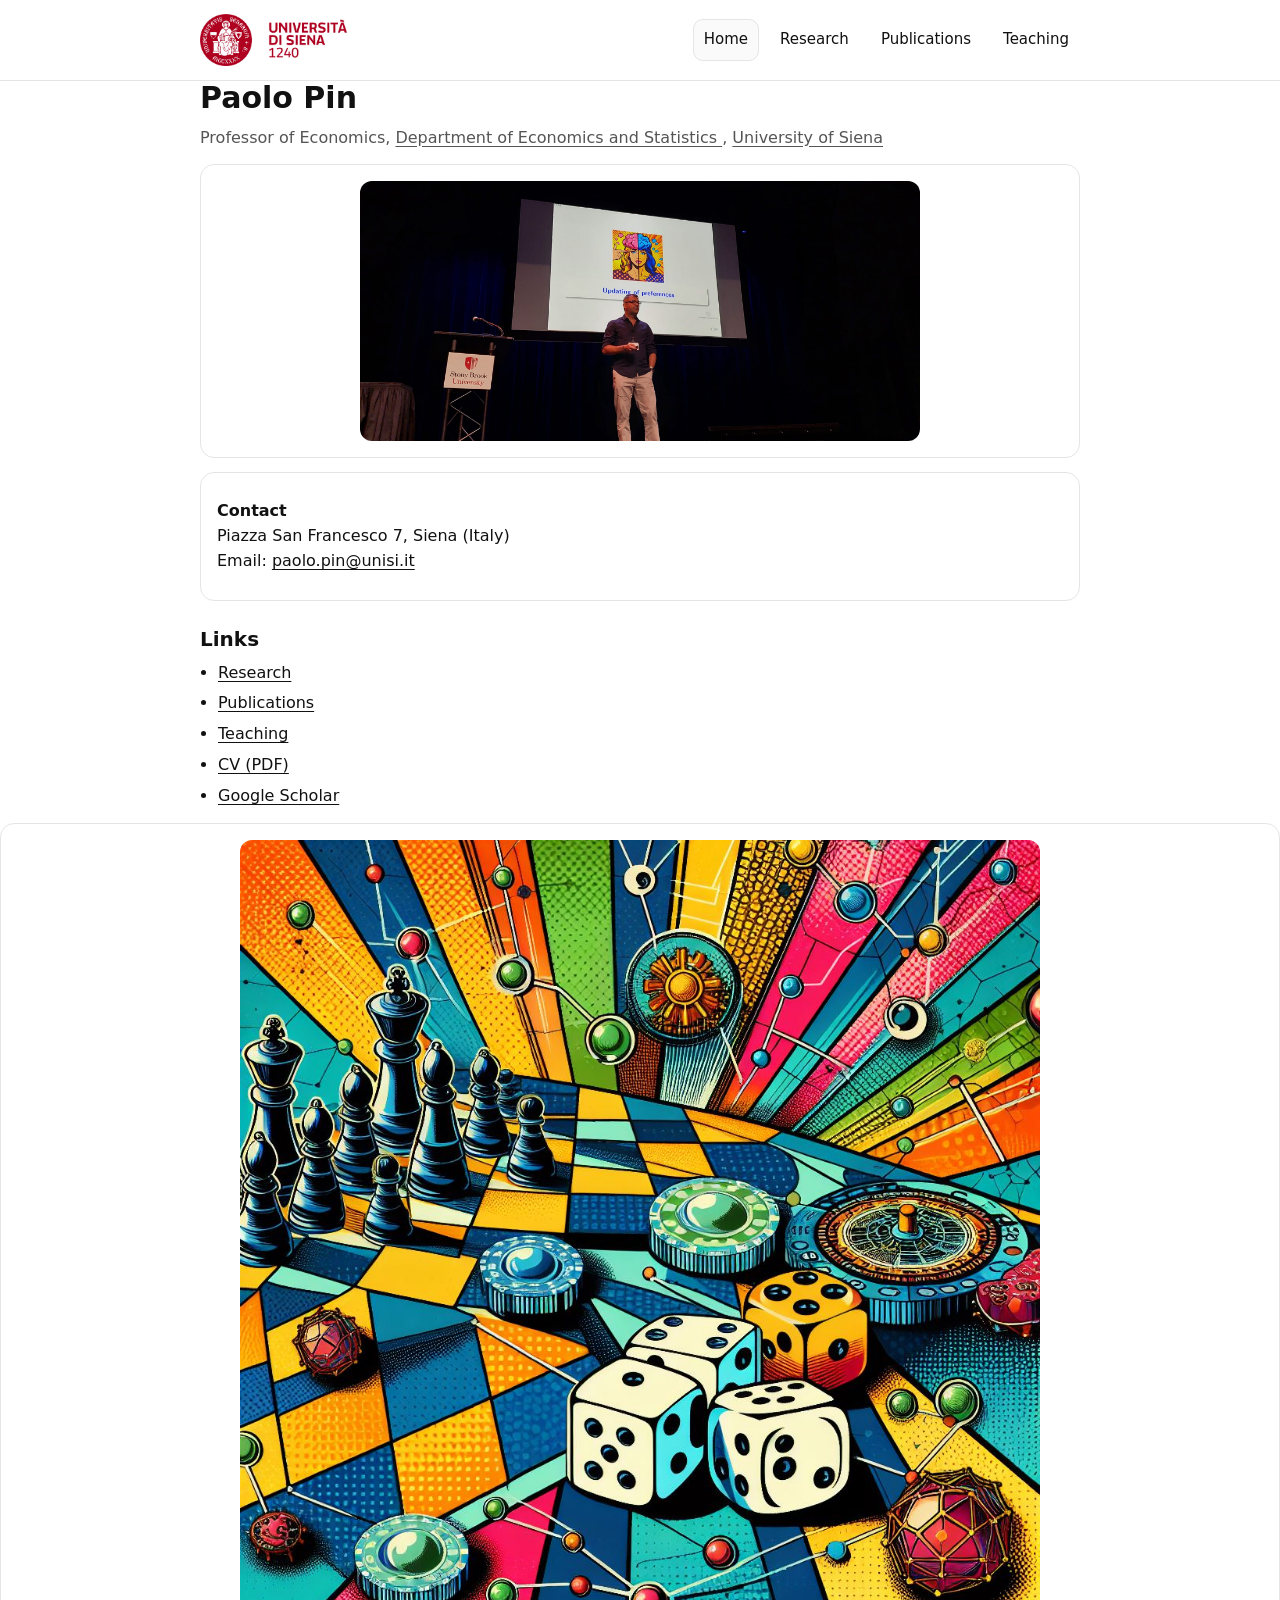
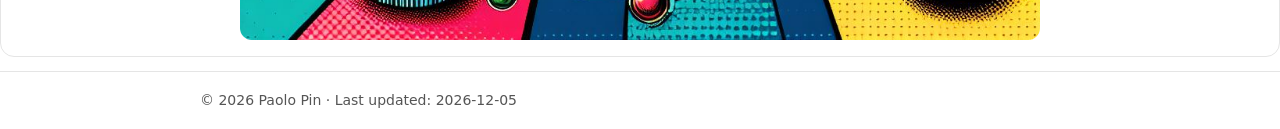
<file: index.html>
<!doctype html>
<html lang="en">
<head>
  <meta charset="utf-8" />
  <meta name="viewport" content="width=device-width,initial-scale=1" />
  <title>Paolo Pin</title>

  <!-- Favicon (.ico) -->
  <link rel="icon" href="balzana.ico" type="image/x-icon">
  <link rel="shortcut icon" href="balzana.ico" type="image/x-icon">

  <link rel="stylesheet" href="style.css" />
  <meta name="description"
        content="Paolo Pin — Professor of Economics. Research on networks, game theory, experiments, and complex networks." />
</head>

<body>
<header>
  <div class="container header-row">
<div class="header-left">
  <a href="https://www.unisi.it/" target="_blank" rel="noopener">
    <img src="img/logo_unisi.jpg"
         alt="University of Siena"
         class="site-logo">
  </a>
</div>


    <nav class="nav" aria-label="Primary">
      <a href="index.html" aria-current="page">Home</a>
      <a href="research.html">Research</a>
      <a href="publications.html">Publications</a>
      <a href="teaching.html">Teaching</a>
    </nav>
  </div>
</header>

<main class="container">

  <h1>Paolo Pin</h1>

<p class="muted">
  Professor of Economics,
  <a href="https://www.deps.unisi.it/en" target="_blank" rel="noopener">
    Department of Economics and Statistics
  </a>,
  <a href="https://www.unisi.it/" target="_blank" rel="noopener">
    University of Siena
  </a>
</p>


  <!-- Random image (changes at every page load): img/foto0.jpg ... img/foto9.jpg -->
<div class="card">
  <img id="randomFoto"
       class="hero-image"
       alt="">
</div>

  <div class="card">
    <p>
      <strong>Contact</strong><br/>
      Piazza San Francesco 7, Siena (Italy)<br/>
      Email: <a href="mailto:paolo.pin@unisi.it">paolo.pin@unisi.it</a>
    </p>
  </div>


  <h2>Links</h2>
  <ul class="list-tight">
    <li><a href="research.html">Research</a></li>
    <li><a href="publications.html">Publications</a></li>
    <li><a href="teaching.html">Teaching</a></li>
    <li>
      <a href="https://www.dropbox.com/scl/fi/sbpbph85wnnaozds1cyr4/Cv_PaoloPin.pdf?rlkey=ugko8n6gb81hmcjv8xpoqn2ny&dl=0"
         target="_blank" rel="noopener">
        CV (PDF)
      </a>
    </li>
<li>
  <a href="https://scholar.google.com/citations?user=VtT7ISoAAAAJ"
     target="_blank" rel="noopener">
    Google Scholar
  </a>
</li>

  </ul>

</main>

<div class="card">
  <img id="randomImage"
       class="page-image"
       alt="">
</div>

<footer>
  <div class="container">
    © <span id="y"></span> Paolo Pin · Last updated: <span id="d"></span>
  </div>
</footer>


<script>
  // Footer dates
  const now = new Date();
  document.getElementById('y').textContent = now.getFullYear();
  document.getElementById('d').textContent = now.toISOString().slice(0,10);

  // FOTO random: foto0.jpg ... foto9.jpg
  const nFoto = 10;
  const f = Math.floor(Math.random() * nFoto);
  document.getElementById("randomFoto").src = `img/foto${f}.jpg`;

  // IMAGE random: image0.jpg ... image9.jpg
  const nImage = 10;
  const i = Math.floor(Math.random() * nImage);
  document.getElementById("randomImage").src = `img/image${i}.jpg`;
</script>


</body>
</html>
</file>
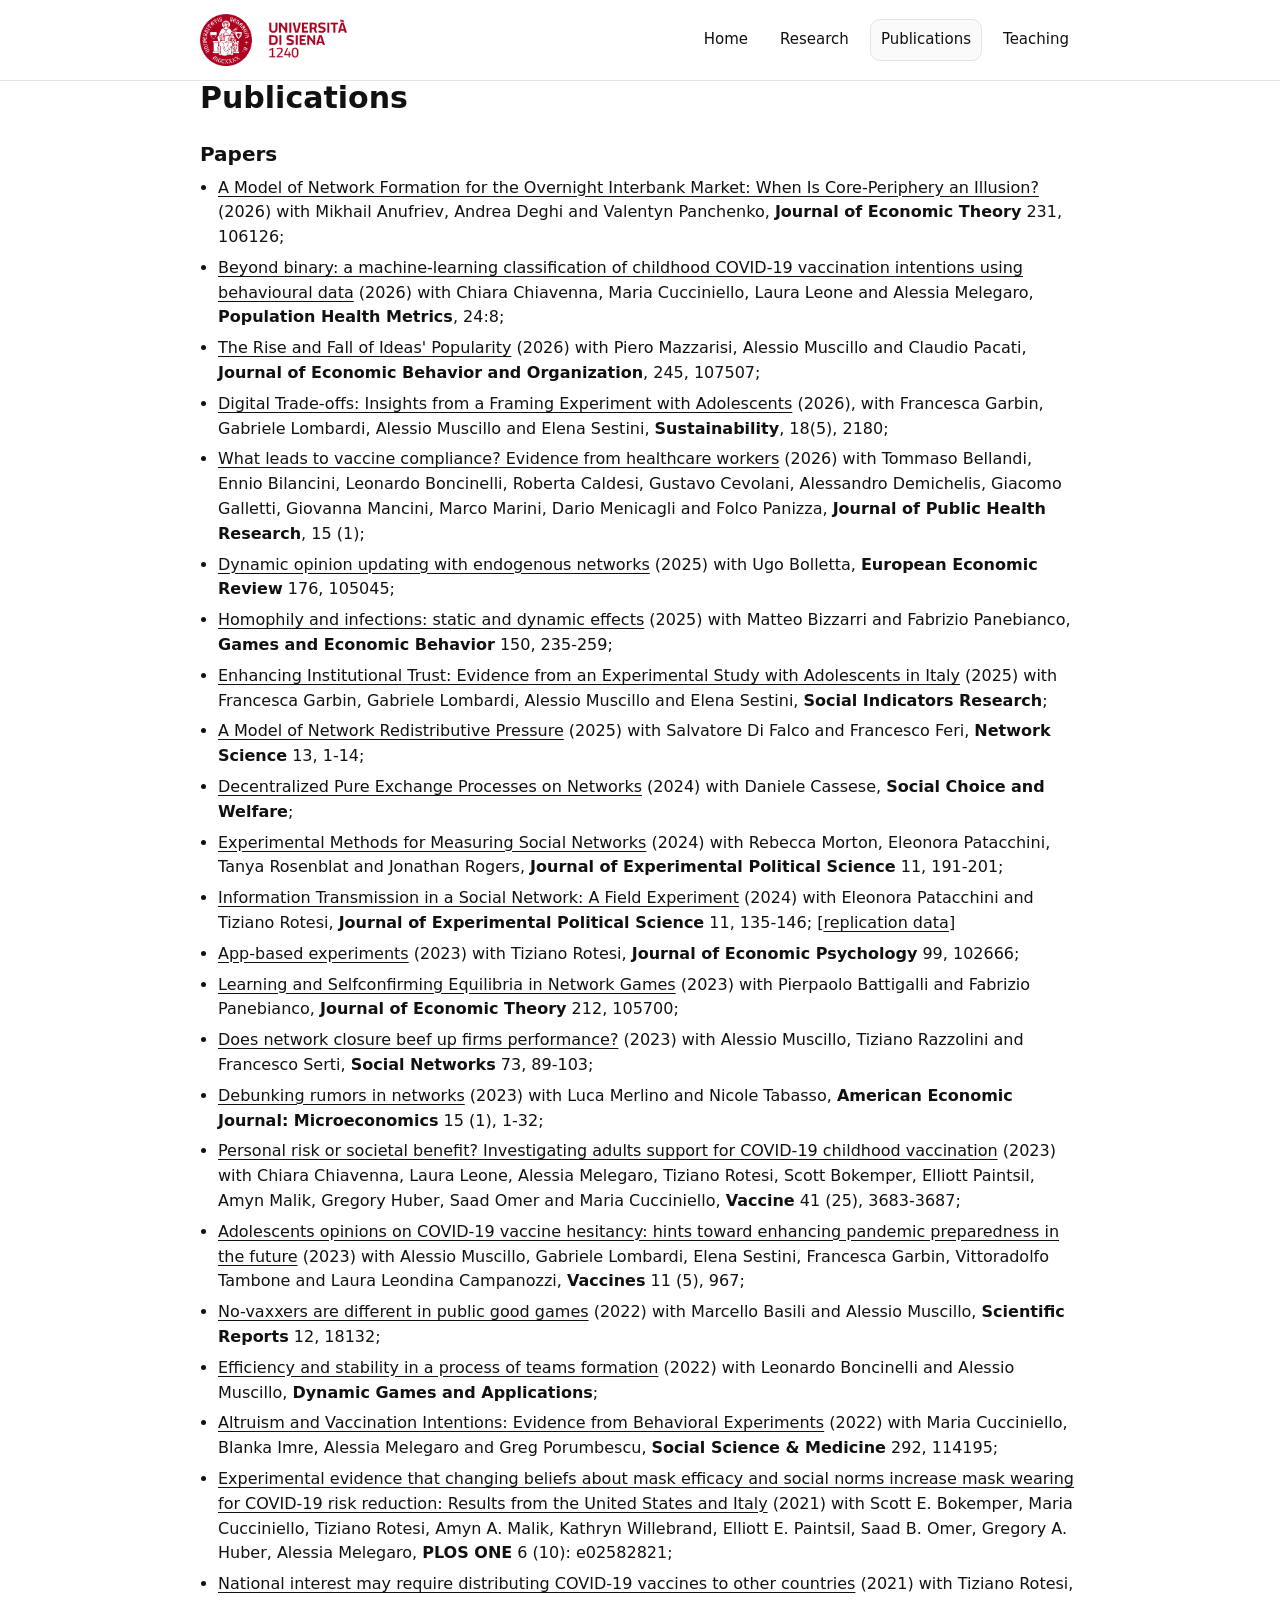
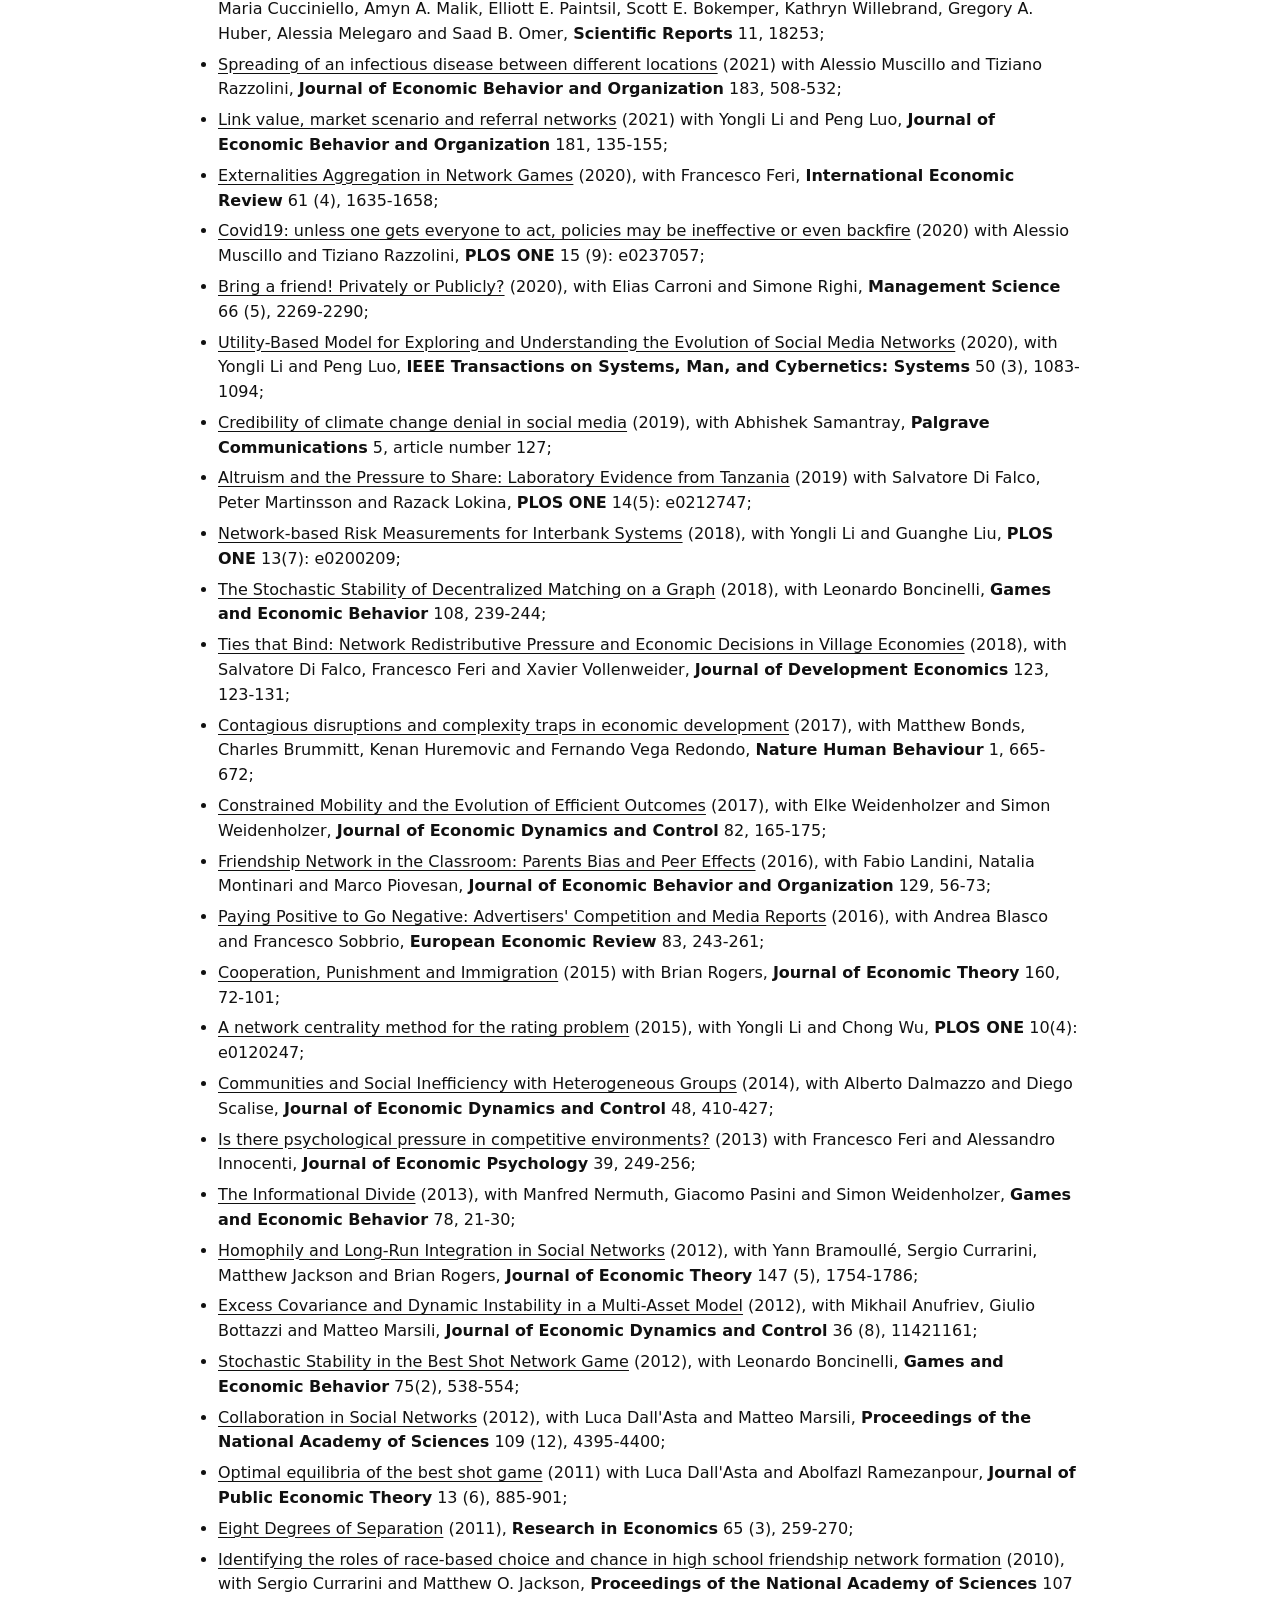
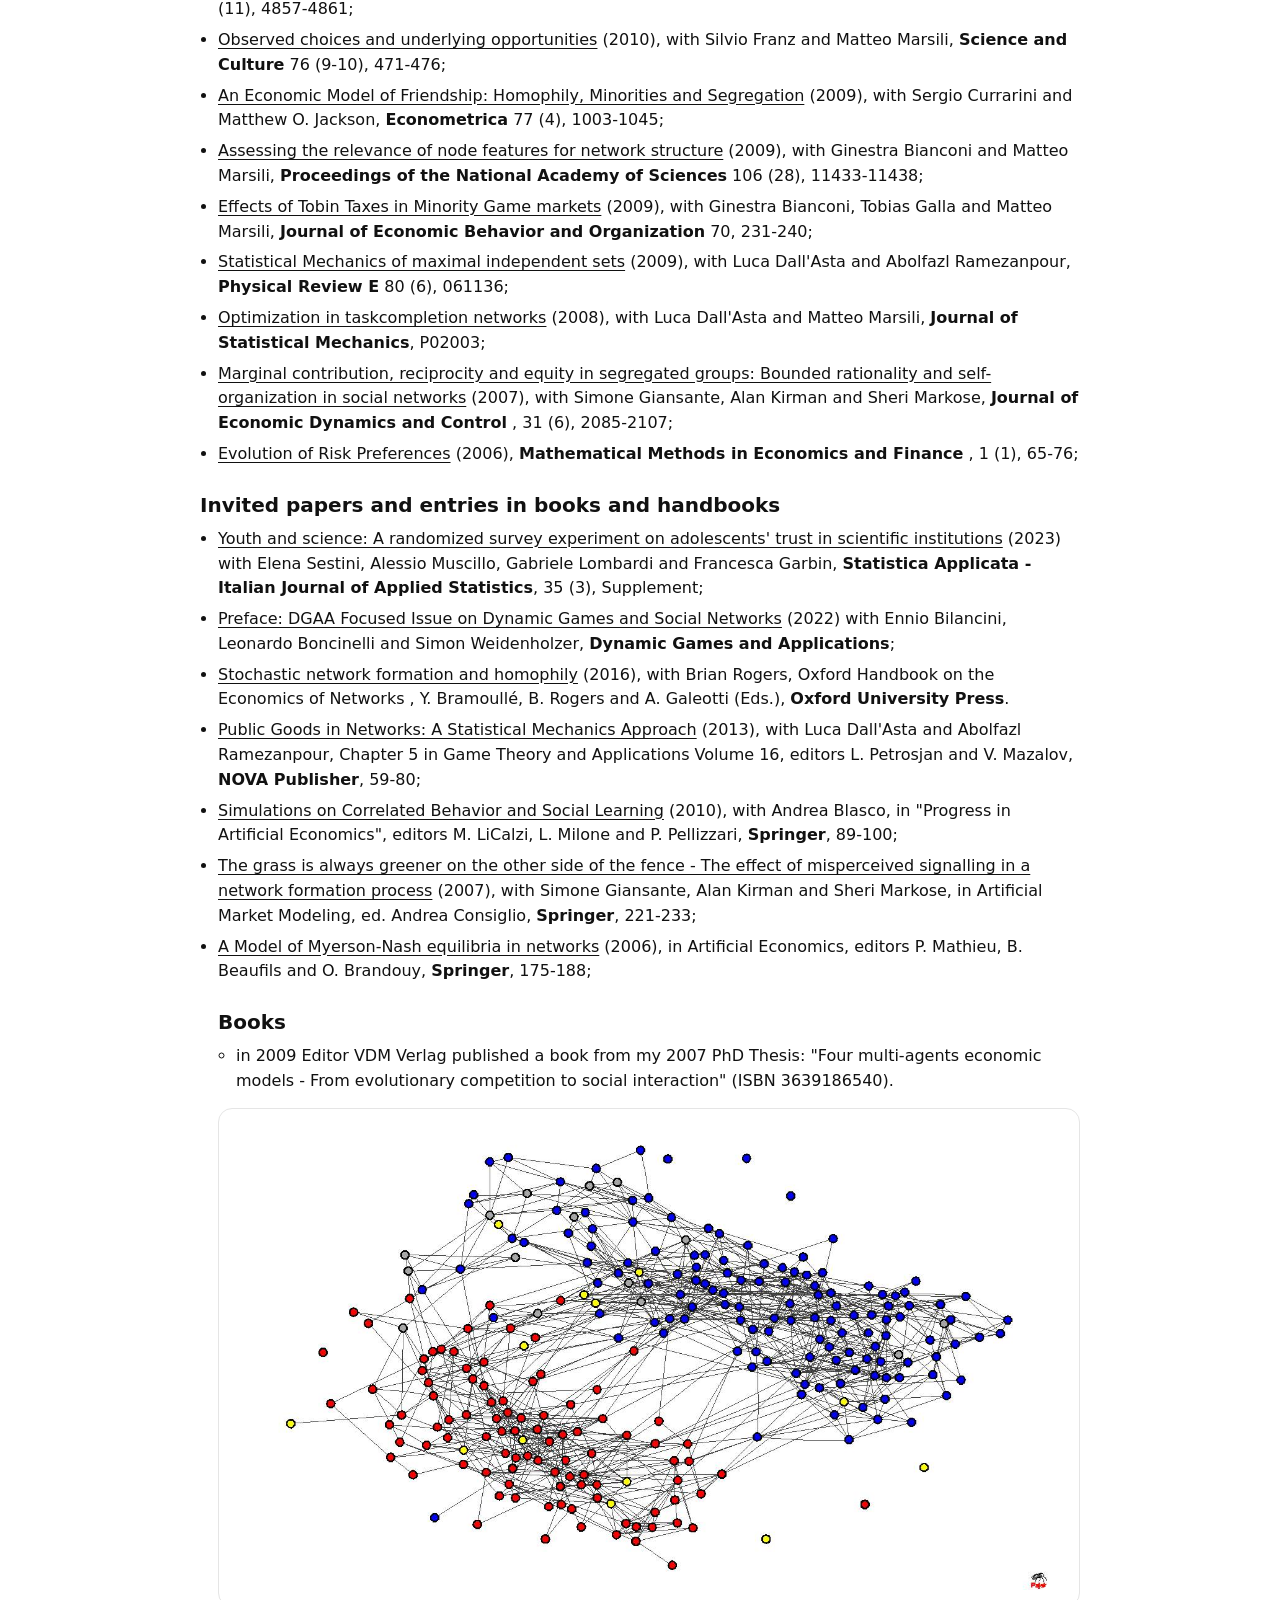
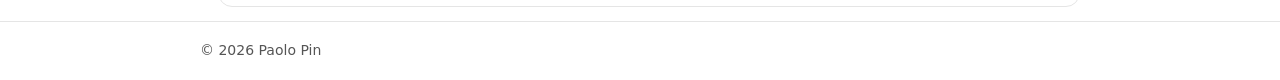
<file: publications.html>
<!doctype html>
<html lang="en">
<head>
  <meta charset="utf-8" />
  <meta name="viewport" content="width=device-width,initial-scale=1" />
  <title>Publications — Paolo Pin</title>

  <!-- Favicon (.ico) -->
  <link rel="icon" href="balzana.ico" type="image/x-icon">
  <link rel="shortcut icon" href="balzana.ico" type="image/x-icon">

  <link rel="stylesheet" href="style.css" />
</head>

<body>
<header>
  <div class="container header-row">
<div class="header-left">
  <a href="https://www.unisi.it/" target="_blank" rel="noopener">
    <img src="img/logo_unisi.jpg"
         alt="University of Siena"
         class="site-logo">
  </a>
</div>


    <nav class="nav" aria-label="Primary">
      <a href="index.html">Home</a>
      <a href="research.html">Research</a>
      <a href="publications.html" aria-current="page">Publications</a>
      <a href="teaching.html">Teaching</a>
    </nav>
  </div>
</header>

  <main class="container">
    <h1>Publications</h1>

    <h2>Papers</h2>
    <ul class="list-tight">
      <li><a href="https://www.sciencedirect.com/science/article/pii/S0022053125001723" target="_blank" rel="noopener">A Model of Network Formation for the Overnight Interbank Market: When Is Core-Periphery an Illusion?</a> (2026) with Mikhail Anufriev, Andrea Deghi and Valentyn Panchenko, <span class="journal">Journal of Economic Theory</span> 231, 106126;</li>
      <li><a href="https://link.springer.com/article/10.1186/s12963-025-00437-2" target="_blank" rel="noopener">Beyond binary: a machine-learning classification of childhood COVID-19 vaccination intentions using behavioural data</a> (2026) with Chiara Chiavenna, Maria Cucciniello, Laura Leone and Alessia Melegaro, <span class="journal">Population Health Metrics</span>, 24:8;</li>
<li><a href="https://www.sciencedirect.com/science/article/pii/S0167268126000934" target="_blank" rel="noopener">The Rise and Fall of Ideas' Popularity</a> (2026) with Piero Mazzarisi, Alessio Muscillo and Claudio Pacati, <span class="journal">Journal of Economic Behavior and Organization</span>, 245, 107507;</li>
<li><a href="https://www.mdpi.com/2071-1050/18/5/2180" target="_blank" rel="noopener">Digital Trade-offs: Insights from a Framing Experiment with Adolescents</a> (2026), with Francesca Garbin, Gabriele Lombardi, Alessio Muscillo and Elena Sestini, <span class="journal">Sustainability</span>, 18(5), 2180;</li>
<li><a href="https://journals.sagepub.com/doi/full/10.1177/22799036251401950" target="_blank" rel="noopener">What leads to vaccine compliance? Evidence from healthcare workers</a> (2026) with Tommaso Bellandi, Ennio Bilancini, Leonardo Boncinelli, Roberta Caldesi, Gustavo Cevolani, Alessandro Demichelis, Giacomo Galletti, Giovanna Mancini, Marco Marini, Dario Menicagli and Folco Panizza, <span class="journal">Journal of Public Health Research</span>, 15 (1);</li>
      <li><a href="https://www.sciencedirect.com/science/article/pii/S0014292125000959" target="_blank" rel="noopener">Dynamic opinion updating with endogenous networks</a> (2025) with Ugo Bolletta, <span class="journal">European Economic Review</span> 176, 105045;</li>
      <li><a href="https://www.sciencedirect.com/science/article/pii/S0899825624001945?dgcid=coauthor#gsp0020" target="_blank" rel="noopener">Homophily and infections: static and dynamic effects</a> (2025) with Matteo Bizzarri and Fabrizio Panebianco, <span class="journal">Games and Economic Behavior</span> 150, 235-259;</li>
      <li><a href="https://link.springer.com/article/10.1007/s11205-024-03507-4" target="_blank" rel="noopener">Enhancing Institutional Trust: Evidence from an Experimental Study with Adolescents in Italy</a> (2025) with Francesca Garbin, Gabriele Lombardi, Alessio Muscillo and Elena Sestini, <span class="journal">Social Indicators Research</span>;</li>
      <li><a href="https://www.cambridge.org/core/journals/network-science/article/model-of-network-redistributive-pressure/775A4CF5FFEC9AD232659F814AB4D3F8" target="_blank" rel="noopener">A Model of Network Redistributive Pressure</a> (2025) with Salvatore Di Falco and Francesco Feri, <span class="journal">Network Science</span> 13, 1-14;</li>
      <li><a href="https://link.springer.com/article/10.1007/s00355-024-01542-1" target="_blank" rel="noopener">Decentralized Pure Exchange Processes on Networks</a> (2024) with Daniele Cassese, <span class="journal">Social Choice and Welfare</span>;</li>
      <li><a href="https://www.cambridge.org/core/journals/journal-of-experimental-political-science/article/experimental-methods-for-measuring-social-networks-without-censoring/50597C505F1DA0C4E88240AF1397B844" target="_blank" rel="noopener">Experimental Methods for Measuring Social Networks</a> (2024) with Rebecca Morton, Eleonora Patacchini, Tanya Rosenblat and Jonathan Rogers, <span class="journal">Journal of Experimental Political Science</span> 11, 191-201;</li>
      <li><a href="https://www.cambridge.org/core/journals/journal-of-experimental-political-science/article/information-transmission-in-a-social-network-a-field-experiment/6E6876621D60A3484AC722107CBCD890" target="_blank" rel="noopener">Information Transmission in a Social Network: A Field Experiment</a> (2024) with Eleonora Patacchini and Tiziano Rotesi, <span class="journal">Journal of Experimental Political Science</span> 11, 135-146; [<a href="https://dataverse.harvard.edu/dataset.xhtml?persistentId=doi:10.7910/DVN/AGZPI8" target="_blank" rel="noopener">replication data</a>]</li>
      <li><a href="https://www.sciencedirect.com/science/article/pii/S0167487023000673" target="_blank" rel="noopener">App-based experiments</a> (2023) with Tiziano Rotesi, <span class="journal">Journal of Economic Psychology</span> 99, 102666;</li>
      <li><a href="https://www.sciencedirect.com/science/article/pii/S0022053123000960?via%3Dihub" target="_blank" rel="noopener">Learning and Selfconfirming Equilibria in Network Games</a> (2023) with Pierpaolo Battigalli and Fabrizio Panebianco, <span class="journal">Journal of Economic Theory</span> 212, 105700;</li>
      <li><a href="https://www.sciencedirect.com/science/article/pii/S0378873323000047" target="_blank" rel="noopener">Does network closure beef up firms performance?</a> (2023) with Alessio Muscillo, Tiziano Razzolini and Francesco Serti, <span class="journal">Social Networks</span> 73, 89-103;</li>
      <li><a href="https://www.aeaweb.org/articles?id=10.1257/mic.20200403" target="_blank" rel="noopener">Debunking rumors in networks</a> (2023) with Luca Merlino and Nicole Tabasso, <span class="journal">American Economic Journal: Microeconomics</span> 15 (1), 1-32;</li>
      <li><a href="https://doi.org/10.1016/j.vaccine.2023.05.017" target="_blank" rel="noopener">Personal risk or societal benefit? Investigating adults support for COVID-19 childhood vaccination</a> (2023) with Chiara Chiavenna, Laura Leone, Alessia Melegaro, Tiziano Rotesi, Scott Bokemper, Elliott Paintsil, Amyn Malik, Gregory Huber, Saad Omer and Maria Cucciniello, <span class="journal">Vaccine</span> 41 (25), 3683-3687;</li>
      <li><a href="https://www.mdpi.com/2076-393X/11/5/967" target="_blank" rel="noopener">Adolescents opinions on COVID-19 vaccine hesitancy: hints toward enhancing pandemic preparedness in the future</a> (2023) with Alessio Muscillo, Gabriele Lombardi, Elena Sestini, Francesca Garbin, Vittoradolfo Tambone and Laura Leondina Campanozzi, <span class="journal">Vaccines</span> 11 (5), 967;</li>
      <li><a href="https://www.nature.com/articles/s41598-022-22390-y" target="_blank" rel="noopener">No-vaxxers are different in public good games</a> (2022) with Marcello Basili and Alessio Muscillo, <span class="journal">Scientific Reports</span> 12, 18132;</li>
      <li><a href="https://link.springer.com/article/10.1007/s13235-022-00438-y" target="_blank" rel="noopener">Efficiency and stability in a process of teams formation</a> (2022) with Leonardo Boncinelli and Alessio Muscillo, <span class="journal">Dynamic Games and Applications</span>;</li>
      <li><a href="https://www.sciencedirect.com/science/article/pii/S027795362100527X" target="_blank" rel="noopener">Altruism and Vaccination Intentions: Evidence from Behavioral Experiments</a> (2022) with Maria Cucciniello, Blanka Imre, Alessia Melegaro and Greg Porumbescu, <span class="journal">Social Science &amp; Medicine</span> 292, 114195;</li>
      <li><a href="https://journals.plos.org/plosone/article?id=10.1371/journal.pone.0258282" target="_blank" rel="noopener">Experimental evidence that changing beliefs about mask efficacy and social norms increase mask wearing for COVID-19 risk reduction: Results from the United States and Italy</a> (2021) with Scott E. Bokemper, Maria Cucciniello, Tiziano Rotesi, Amyn A. Malik, Kathryn Willebrand, Elliott E. Paintsil, Saad B. Omer, Gregory A. Huber, Alessia Melegaro, <span class="journal">PLOS ONE</span> 6 (10): e02582821;</li>
      <li><a href="https://www.nature.com/articles/s41598-021-97544-5" target="_blank" rel="noopener">National interest may require distributing COVID-19 vaccines to other countries</a> (2021) with Tiziano Rotesi, Maria Cucciniello, Amyn A. Malik, Elliott E. Paintsil, Scott E. Bokemper, Kathryn Willebrand, Gregory A. Huber, Alessia Melegaro and Saad B. Omer, <span class="journal">Scientific Reports</span> 11, 18253;</li>
      <li><a href="https://www.sciencedirect.com/science/article/pii/S0167268121000159" target="_blank" rel="noopener">Spreading of an infectious disease between different locations</a> (2021) with Alessio Muscillo and Tiziano Razzolini, <span class="journal">Journal of Economic Behavior and Organization</span> 183, 508-532;</li>
      <li><a href="https://doi.org/10.1016/j.jebo.2020.11.032" target="_blank" rel="noopener">Link value, market scenario and referral networks</a> (2021) with Yongli Li and Peng Luo, <span class="journal">Journal of Economic Behavior and Organization</span> 181, 135-155;</li>
      <li><a href="https://onlinelibrary.wiley.com/doi/full/10.1111/iere.12467" target="_blank" rel="noopener">Externalities Aggregation in Network Games</a> (2020), with Francesco Feri, <span class="journal">International Economic Review</span> 61 (4), 1635-1658;</li>
      <li><a href="https://journals.plos.org/plosone/article?id=10.1371/journal.pone.0237057" target="_blank" rel="noopener">Covid19: unless one gets everyone to act, policies may be ineffective or even backfire</a> (2020) with Alessio Muscillo and Tiziano Razzolini, <span class="journal">PLOS ONE</span> 15 (9): e0237057;</li>
      <li><a href="https://pubsonline.informs.org/doi/10.1287/mnsc.2018.3282" target="_blank" rel="noopener">Bring a friend! Privately or Publicly?</a> (2020), with Elias Carroni and Simone Righi, <span class="journal">Management Science</span> 66 (5), 2269-2290;</li>
      <li><a href="https://ieeexplore.ieee.org/document/7902211?source=authoralert" target="_blank" rel="noopener">Utility-Based Model for Exploring and Understanding the Evolution of Social Media Networks</a> (2020), with Yongli Li and Peng Luo, <span class="journal">IEEE Transactions on Systems, Man, and Cybernetics: Systems</span> 50 (3), 1083-1094;</li>
      <li><a href="https://www.nature.com/articles/s41599-019-0344-4" target="_blank" rel="noopener">Credibility of climate change denial in social media</a> (2019), with Abhishek Samantray, <span class="journal">Palgrave Communications</span> 5, article number 127;</li>
      <li><a href="https://journals.plos.org/plosone/article?id=10.1371/journal.pone.0212747" target="_blank" rel="noopener">Altruism and the Pressure to Share: Laboratory Evidence from Tanzania</a> (2019) with Salvatore Di Falco, Peter Martinsson and Razack Lokina, <span class="journal">PLOS ONE</span> 14(5): e0212747;</li>
      <li><a href="https://journals.plos.org/plosone/article?id=10.1371/journal.pone.0200209" target="_blank" rel="noopener">Network-based Risk Measurements for Interbank Systems</a> (2018), with Yongli Li and Guanghe Liu, <span class="journal">PLOS ONE</span> 13(7): e0200209;</li>
      <li><a href="https://www.sciencedirect.com/science/article/pii/S0899825617301033" target="_blank" rel="noopener">The Stochastic Stability of Decentralized Matching on a Graph</a> (2018), with Leonardo Boncinelli, <span class="journal">Games and Economic Behavior</span> 108, 239-244;</li>
      <li><a href="https://www.sciencedirect.com/science/article/pii/S0304387817301074" target="_blank" rel="noopener">Ties that Bind: Network Redistributive Pressure and Economic Decisions in Village Economies</a> (2018), with Salvatore Di Falco, Francesco Feri and Xavier Vollenweider, <span class="journal">Journal of Development Economics</span> 123, 123-131;</li>
      <li><a href="https://www.nature.com/articles/s41562-017-0190-6" target="_blank" rel="noopener">Contagious disruptions and complexity traps in economic development</a> (2017), with Matthew Bonds, Charles Brummitt, Kenan Huremovic and Fernando Vega Redondo, <span class="journal">Nature Human Behaviour</span> 1, 665-672;</li>
      <li><a href="https://www.sciencedirect.com/science/article/pii/S0167268121000159" target="_blank" rel="noopener">Constrained Mobility and the Evolution of Efficient Outcomes</a> (2017), with Elke Weidenholzer and Simon Weidenholzer, <span class="journal">Journal of Economic Dynamics and Control</span> 82, 165-175;</li>
      <li><a href="https://www.sciencedirect.com/science/article/pii/S016726811630097X" target="_blank" rel="noopener">Friendship Network in the Classroom: Parents Bias and Peer Effects</a> (2016), with Fabio Landini, Natalia Montinari and Marco Piovesan, <span class="journal">Journal of Economic Behavior and Organization</span> 129, 56-73;</li>
      <li><a href="https://www.sciencedirect.com/science/article/pii/S0014292116300058" target="_blank" rel="noopener">Paying Positive to Go Negative: Advertisers&#x27; Competition and Media Reports</a> (2016), with Andrea Blasco and Francesco Sobbrio, <span class="journal">European Economic Review</span> 83, 243-261;</li>
      <li><a href="https://www.sciencedirect.com/science/article/pii/S0022053115001258" target="_blank" rel="noopener">Cooperation, Punishment and Immigration</a> (2015) with Brian Rogers, <span class="journal">Journal of Economic Theory</span> 160, 72-101;</li>
      <li><a href="https://journals.plos.org/plosone/article?id=10.1371/journal.pone.0120247" target="_blank" rel="noopener">A network centrality method for the rating problem</a> (2015), with Yongli Li and Chong Wu, <span class="journal">PLOS ONE</span> 10(4): e0120247;</li>
      <li><a href="https://www.sciencedirect.com/science/article/pii/S0165188914001900" target="_blank" rel="noopener">Communities and Social Inefficiency with Heterogeneous Groups</a> (2014), with Alberto Dalmazzo and Diego Scalise, <span class="journal">Journal of Economic Dynamics and Control</span> 48, 410-427;</li>
      <li><a href="https://www.sciencedirect.com/science/article/pii/S0167487013001098" target="_blank" rel="noopener">Is there psychological pressure in competitive environments?</a> (2013) with Francesco Feri and Alessandro Innocenti, <span class="journal">Journal of Economic Psychology</span> 39, 249-256;</li>
      <li><a href="https://www.sciencedirect.com/science/article/pii/S0899825612001649" target="_blank" rel="noopener">The Informational Divide</a> (2013), with Manfred Nermuth, Giacomo Pasini and Simon Weidenholzer, <span class="journal">Games and Economic Behavior</span> 78, 21-30;</li>
      <li><a href="https://www.sciencedirect.com/science/article/pii/S0022053112000610" target="_blank" rel="noopener">Homophily and Long-Run Integration in Social Networks</a> (2012), with Yann Bramoullé, Sergio Currarini, Matthew Jackson and Brian Rogers, <span class="journal">Journal of Economic Theory</span> 147 (5), 1754-1786;</li>
      <li><a href="https://www.sciencedirect.com/science/article/pii/S0165188912000875" target="_blank" rel="noopener">Excess Covariance and Dynamic Instability in a Multi-Asset Model</a> (2012), with Mikhail Anufriev, Giulio Bottazzi and Matteo Marsili, <span class="journal">Journal of Economic Dynamics and Control</span> 36 (8), 11421161;</li>
      <li><a href="https://www.sciencedirect.com/science/article/pii/S0899825612000413" target="_blank" rel="noopener">Stochastic Stability in the Best Shot Network Game</a> (2012), with Leonardo Boncinelli, <span class="journal">Games and Economic Behavior</span> 75(2), 538-554;</li>
      <li><a href="https://www.pnas.org/content/109/12/4395" target="_blank" rel="noopener">Collaboration in Social Networks</a> (2012), with Luca Dall&#x27;Asta and Matteo Marsili, <span class="journal">Proceedings of the National Academy of Sciences</span> 109 (12), 4395-4400;</li>
      <li><a href="https://onlinelibrary.wiley.com/doi/full/10.1111/j.1467-9779.2011.01523.x" target="_blank" rel="noopener">Optimal equilibria of the best shot game</a> (2011) with Luca Dall&#x27;Asta and Abolfazl Ramezanpour, <span class="journal">Journal of Public Economic Theory</span> 13 (6), 885-901;</li>
      <li><a href="https://www.sciencedirect.com/science/article/pii/S1090944310000682" target="_blank" rel="noopener">Eight Degrees of Separation</a> (2011), <span class="journal">Research in Economics</span> 65 (3), 259-270;</li>
      <li><a href="https://www.pnas.org/content/107/11/4857" target="_blank" rel="noopener">Identifying the roles of race-based choice and chance in high school friendship network formation</a> (2010), with Sergio Currarini and Matthew O. Jackson, <span class="journal">Proceedings of the National Academy of Sciences</span> 107 (11), 4857-4861;</li>
      <li><a href="https://www.dropbox.com/scl/fi/09uo283kbyftyqscku9vi/OBH_FranzMarsiliPin10.pdf?rlkey=ee17xjhhuptivgzo5nq81upvc&amp;dl=0" target="_blank" rel="noopener">Observed choices and underlying opportunities</a> (2010), with Silvio Franz and Matteo Marsili, <span class="journal">Science and Culture</span> 76 (9-10), 471-476;</li>
      <li><a href="https://onlinelibrary.wiley.com/doi/10.3982/ECTA7528" target="_blank" rel="noopener">An Economic Model of Friendship: Homophily, Minorities and Segregation</a> (2009), with Sergio Currarini and Matthew O. Jackson, <span class="journal">Econometrica</span> 77 (4), 1003-1045;</li>
      <li><a href="https://www.pnas.org/content/106/28/11433" target="_blank" rel="noopener">Assessing the relevance of node features for network structure</a> (2009), with Ginestra Bianconi and Matteo Marsili, <span class="journal">Proceedings of the National Academy of Sciences</span> 106 (28), 11433-11438;</li>
      <li><a href="https://www.sciencedirect.com/science/article/pii/S0167268108002084" target="_blank" rel="noopener">Effects of Tobin Taxes in Minority Game markets</a> (2009), with Ginestra Bianconi, Tobias Galla and Matteo Marsili, <span class="journal">Journal of Economic Behavior and Organization</span> 70, 231-240;</li>
      <li><a href="https://journals.aps.org/pre/abstract/10.1103/PhysRevE.80.061136" target="_blank" rel="noopener">Statistical Mechanics of maximal independent sets</a> (2009), with Luca Dall&#x27;Asta and Abolfazl Ramezanpour, <span class="journal">Physical Review E</span> 80 (6), 061136;</li>
      <li><a href="https://iopscience.iop.org/article/10.1088/1742-5468/2008/02/P02003/meta" target="_blank" rel="noopener">Optimization in taskcompletion networks</a> (2008), with Luca Dall&#x27;Asta and Matteo Marsili, <span class="journal">Journal of Statistical Mechanics</span>, P02003;</li>
      <li><a href="https://www.sciencedirect.com/science/article/pii/S0165188907000115" target="_blank" rel="noopener">Marginal contribution, reciprocity and equity in segregated groups: Bounded rationality and self-organization in social networks</a> (2007), with Simone Giansante, Alan Kirman and Sheri Markose, <span class="journal">Journal of Economic Dynamics and Control</span> , 31 (6), 2085-2107;</li>
      <li><a href="https://www.unive.it/pag/fileadmin/user_upload/dipartimenti/economia/doc/Pubblicazioni_scientifiche/m2ef/2006/Pin_1_1_2006.pdf" target="_blank" rel="noopener">Evolution of Risk Preferences</a> (2006), <span class="journal">Mathematical Methods in Economics and Finance</span> , 1 (1), 65-76;</li>
    </ul>

    <h2>Invited papers and entries in books and handbooks</h2>
    <ul class="list-tight">
      <li><a href="https://www.sa-ijas.org/ojs_asaproc/35_3_2023/asaproc_0063.pdf" target="_blank" rel="noopener">Youth and science: A randomized survey experiment on adolescents&#x27; trust in scientific institutions</a> (2023) with Elena Sestini, Alessio Muscillo, Gabriele Lombardi and Francesca Garbin, <span class="journal">Statistica Applicata - Italian Journal of Applied Statistics</span>, 35 (3), Supplement;</li>
      <li><a href="https://link.springer.com/article/10.1007/s13235-022-00479-3" target="_blank" rel="noopener">Preface: DGAA Focused Issue on Dynamic Games and Social Networks</a> (2022) with Ennio Bilancini, Leonardo Boncinelli and Simon Weidenholzer, <span class="journal">Dynamic Games and Applications</span>;</li>
      <li><a href="https://www.oxfordhandbooks.com/view/10.1093/oxfordhb/9780199948277.001.0001/oxfordhb-9780199948277-e-6" target="_blank" rel="noopener">Stochastic network formation and homophily</a> (2016), with Brian Rogers, Oxford Handbook on the Economics of Networks , Y. Bramoullé, B. Rogers and A. Galeotti (Eds.), <span class="journal">Oxford University Press</span>.</li>
<li><a href="https://www.dropbox.com/scl/fi/zvabgxuditpo2km2ls61d/978-1-62618-453-4_eBook.pdf?rlkey=j5t1tu8ikcmdy9ig9riogc0d9&dl=0" target="_blank" rel="noopener">Public Goods in Networks: A Statistical Mechanics Approach</a> (2013), with Luca Dall&#x27;Asta and Abolfazl Ramezanpour, Chapter 5 in Game Theory and Applications Volume 16, editors L. Petrosjan and V. Mazalov, <span class="journal">NOVA Publisher</span>, 59-80;</li>

<li><a href="https://www.dropbox.com/scl/fi/1o6skqoohyx134ov0oft5/2010.pdf?rlkey=3zln6c6pfuigvn03eianmv710&dl=0" target="_blank" rel="noopener">Simulations on Correlated Behavior and Social Learning</a> (2010), with Andrea Blasco, in &quot;Progress in Artificial Economics&quot;, editors M. LiCalzi, L. Milone and P. Pellizzari, <span class="journal">Springer</span>, 89-100;</li>

<li><a href="https://www.dropbox.com/scl/fi/732njo8qtt2elo3m0g0ng/2007.pdf?rlkey=yne7orm5fbnjztq84i2mceytn&dl=0" target="_blank" rel="noopener">The grass is always greener on the other side of the fence - The effect of misperceived signalling in a network formation process</a> (2007), with Simone Giansante, Alan Kirman and Sheri Markose, in Artificial Market Modeling, ed. Andrea Consiglio, <span class="journal">Springer</span>, 221-233;</li>

<li><a href="https://www.dropbox.com/scl/fi/m5gv8030md3vcsrqjf754/2006.pdf?rlkey=cfdqej1i9farqk6px9fc1rzt1&dl=0" target="_blank" rel="noopener">A Model of Myerson-Nash equilibria in networks</a> (2006), in Artificial Economics, editors P. Mathieu, B. Beaufils and O. Brandouy, <span class="journal">Springer</span>, 175-188;</li>

    <h2>Books</h2>
    <ul class="list-tight">
      <li>in 2009 Editor VDM Verlag published a book from my 2007 PhD Thesis: &quot;Four multi-agents economic models - From evolutionary competition to social interaction&quot; (ISBN 3639186540).</li>
    </ul>

<div class="card">
  <img id="randomImage"
       class="page-image"
       alt="">
</div>

  </main>

<footer>
  <div class="container">© <span id="y"></span> Paolo Pin</div>
</footer>

<script>
  const now = new Date();

  const y = document.getElementById('y');
  if (y) y.textContent = now.getFullYear();

  const d = document.getElementById('d');
  if (d) d.textContent = now.toISOString().slice(0,10);

  const nImage = 10;
  const i = Math.floor(Math.random() * nImage);

  const img = document.getElementById("randomImage");
  if (img) img.src = `img/image${i}.jpg`;
</script>



</body>
</html>
</file>
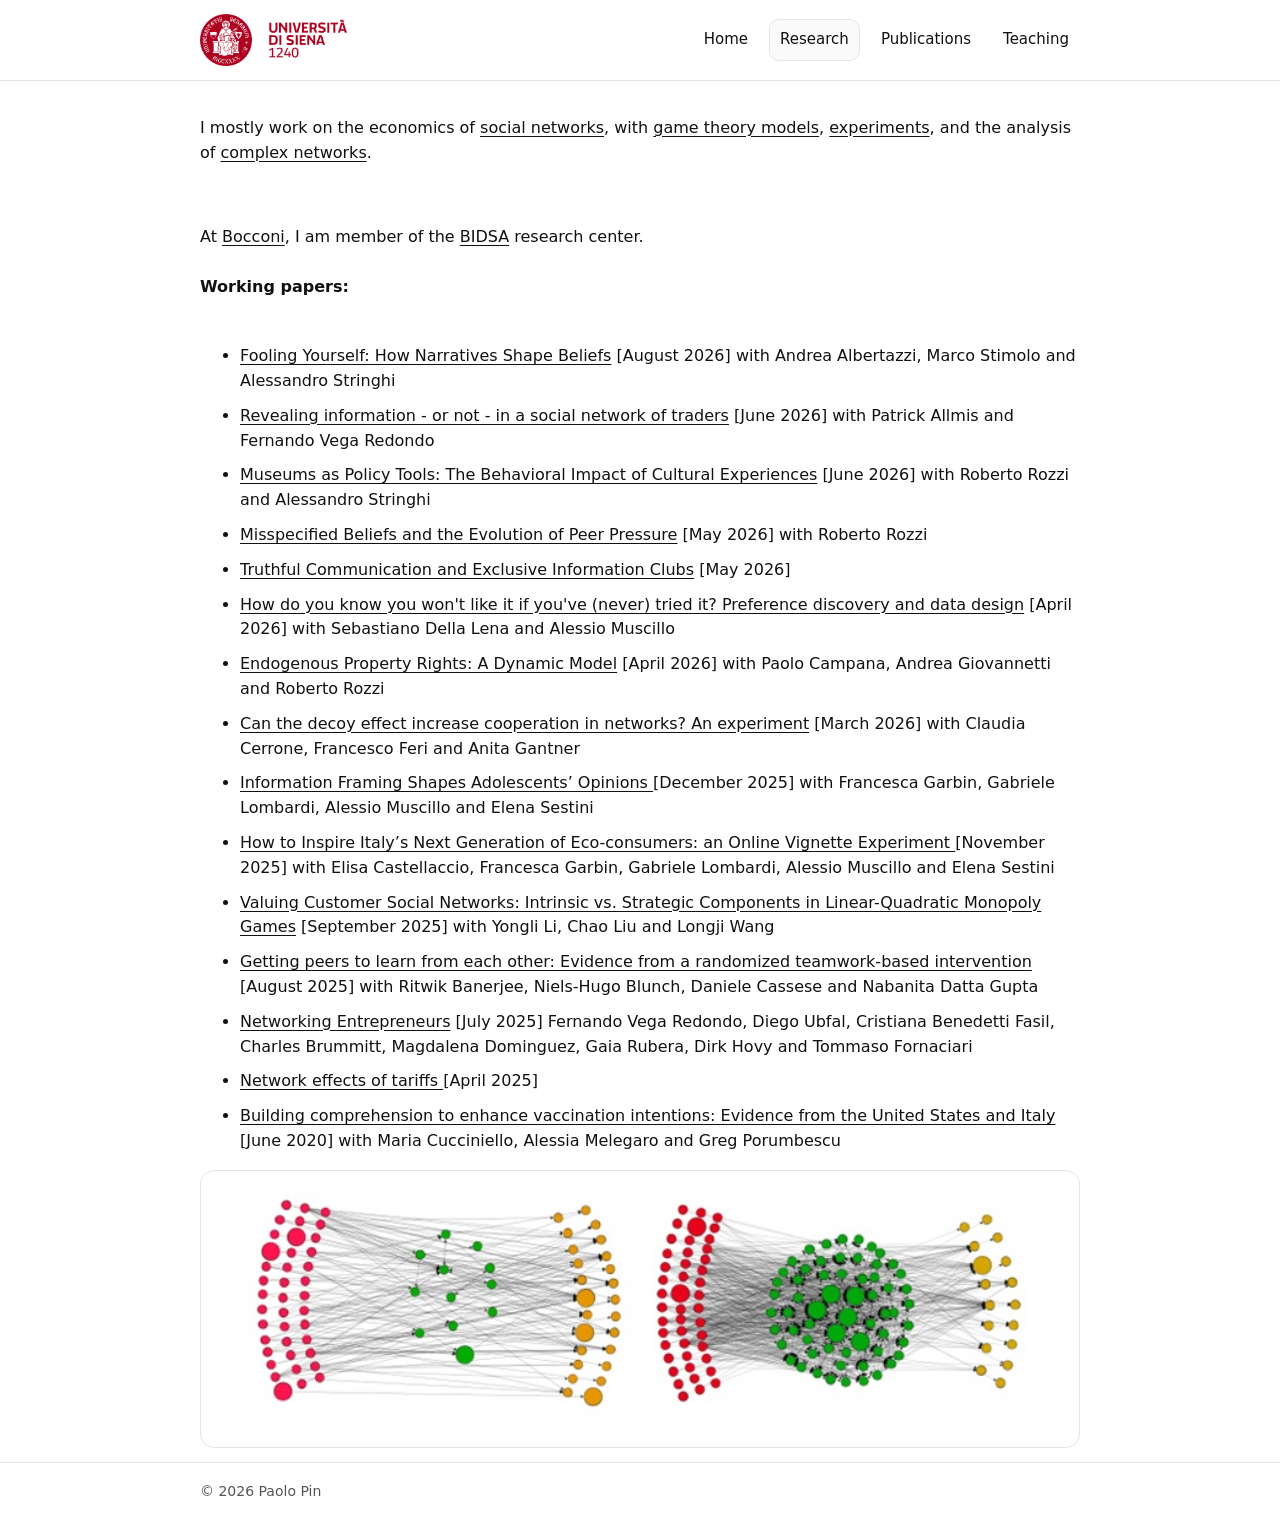
<file: research.html>
<!doctype html>
<html lang="en">
<head>
  <meta charset="utf-8" />
  <meta name="viewport" content="width=device-width,initial-scale=1" />
  <title>Research — Paolo Pin</title>

  <!-- Favicon (.ico) -->
  <link rel="icon" href="balzana.ico" type="image/x-icon">
  <link rel="shortcut icon" href="balzana.ico" type="image/x-icon">

  <link rel="stylesheet" href="style.css" />
</head>

<body>
<header>
  <div class="container header-row">
<div class="header-left">
  <a href="https://www.unisi.it/" target="_blank" rel="noopener">
    <img src="img/logo_unisi.jpg"
         alt="University of Siena"
         class="site-logo">
  </a>
</div>


    <nav class="nav" aria-label="Primary">
      <a href="index.html">Home</a>
      <a href="research.html" aria-current="page">Research</a>
      <a href="publications.html">Publications</a>
      <a href="teaching.html">Teaching</a>
    </nav>
  </div>
</header>

<main class="container">

<p class="MsoNormal"><span lang="EN-US"><br/>
I mostly work on the economics of </span><a href="https://en.wikipedia.org/wiki/Social_network" target="_blank"><span lang="EN-US">social networks</span></a><span lang="EN-US">, with </span><a href="https://en.wikipedia.org/wiki/Game_theory" target="_blank"><span lang="EN-US">game theory models</span></a><span lang="EN-US">, </span><a href="https://en.wikipedia.org/wiki/Experimental_economics" target="_blank"><span lang="EN-US">experiments</span></a><span lang="EN-US">, and the analysis of </span><a href="https://en.wikipedia.org/wiki/Complex_network" target="_blank"><span lang="EN-US">complex networks</span></a><span lang="EN-US">.<br/>
<br/>

<p class="MsoNormal"><span lang="EN-US"><br/>
At </span><a href="https://www.unibocconi.it/wps/wcm/connect/bocconi/sitopubblico_it/albero+di+navigazione/home" target="_blank"><span lang="EN-US">Bocconi</span></a><span lang="EN-US">, I am
member of the </span><a href="https://bidsa.unibocconi.eu/" target="_blank"><span lang="EN-US">BIDSA</span></a><span lang="EN-US"> research center.<br/>
<br/>
</span><b>Working papers:</b></p>
<p class="MsoNormal"><b><span style='font-family:"Arial",sans-serif'>​</span></b></p>
<ul style="margin-top:0cm" type="disc">
<li class="MsoNormal"><a href="https://arxiv.org/abs/2607.04753" target="_blank"><span lang="EN-US">Fooling Yourself: How Narratives Shape Beliefs</span></a><span lang="EN-US"> [August 2026]
     with Andrea Albertazzi, Marco Stimolo and Alessandro Stringhi</span><span lang="EN-US" style='font-family:"Arial",sans-serif'>​</span></li>
<li class="MsoNormal"><a href="https://arxiv.org/abs/2606.11053" target="_blank"><span lang="EN-US">Revealing information - or not - in a
     social network of traders</span></a><span lang="EN-US"> [June 2026]
     with Patrick Allmis and Fernando Vega Redondo</span><span lang="EN-US" style='font-family:"Arial",sans-serif'>​</span></li>
<li class="MsoNormal"><a href="https://arxiv.org/abs/2606.07109" target="_blank"><span lang="EN-US">Museums as Policy Tools: The
     Behavioral Impact of Cultural Experiences</span></a><span lang="EN-US"> [June
     2026] with Roberto Rozzi and Alessandro Stringhi</span></li>
<li class="MsoNormal"><a href="https://arxiv.org/abs/2605.02756" target="_blank" rel="noopener">Misspecified Beliefs and the Evolution of Peer Pressure</a> [May 2026] with Roberto Rozzi</li>
<li class="MsoNormal"><a href="https://arxiv.org/abs/2605.02776" target="_blank" rel="noopener">Truthful Communication and Exclusive Information Clubs</a> [May 2026]</li>
<li class="MsoNormal"><a href="https://arxiv.org/abs/2604.14260" target="_blank"><span lang="EN-US">How do you know you won't like it if you've (never) tried it? Preference discovery and data design</span></a><span lang="EN-US"> [April 2026] with Sebastiano Della Lena and Alessio
     Muscillo</span></li>
<li class="MsoNormal"><a href="https://papers.ssrn.com/sol3/papers.cfm?abstract_id=6889876" target="_blank"><span lang="EN-US">Endogenous Property Rights: A Dynamic Model</span></a><span lang="EN-US"> </span>[April 2026] with Paolo Campana, Andrea
     Giovannetti and Roberto Rozzi</li>
<li class="MsoNormal"><a href="https://www.dropbox.com/scl/fi/vloj73hl8snriq7vu1jya/Decoy_CFGP_Mar26.pdf?rlkey=wu8mcge6knimcb7n8o6jrkvcm&dl=0" target="_blank"><span lang="EN-US">Can the decoy effect increase cooperation in networks? An
     experiment</span></a><span lang="EN-US"> [March 2026] with
     Claudia Cerrone, Francesco Feri and Anita Gantner</span></li>
<li class="MsoNormal">
  <a href="https://www.dropbox.com/scl/fi/0vbk244sk8z9ktdq45pxh/Framing_Dec25.pdf?rlkey=irtdpl9wkqtl11cupdoxrqg1t&dl=0" target="_blank">
    Information Framing Shapes Adolescents’ Opinions
  </a> [December 2025] with Francesca Garbin, Gabriele Lombardi, Alessio Muscillo and Elena Sestini
</li>
<li class="MsoNormal">
  <a href="https://www.dropbox.com/scl/fi/7wu9myzhzpeox4ixn8czn/EnvironmentalPaper.pdf?rlkey=hob05zjz02yjng9lhnwdbkmwb&dl=0" target="_blank">
    How to Inspire Italy’s Next Generation of Eco-consumers: an Online Vignette Experiment
  </a> [November 2025] with Elisa Castellaccio, Francesca Garbin, 
  Gabriele Lombardi, Alessio Muscillo and Elena Sestini
</li>
<li class="MsoNormal"><a href="https://www.dropbox.com/scl/fi/6n2ad1948oxhd7xx17ntm/Valuing-Networks-Sep_25.pdf?rlkey=myan7wo4kl8ebozcottjwkydi&amp;dl=0" target="_blank"><span lang="EN-US">Valuing Customer Social Networks:
     Intrinsic vs. Strategic Components in Linear-Quadratic Monopoly Games</span></a><span lang="EN-US"> [September 2025] with Yongli Li, Chao Liu and Longji Wang</span></li>
<li class="MsoNormal"><a href="https://www.dropbox.com/scl/fi/2dxxcj5x3mgd69bcp4jug/Jigsaw-Aug25.pdf?rlkey=s56q0a27zs4lep8t1wxe0gsfs&amp;dl=0" target="_blank"><span lang="EN-US">Getting peers to learn from each other:
     Evidence from a randomized teamwork-based intervention</span></a><span lang="EN-US"> [August 2025]  with Ritwik Banerjee, Niels-Hugo
     Blunch, Daniele Cassese and Nabanita Datta Gupta</span></li>
<li class="MsoNormal"><a href="https://www.dropbox.com/scl/fi/gq135ziao5osocdxmadvl/Adansonia_paper_Jul25.pdf?rlkey=ldkildzi9rjjs2b7fbydwdmwj&amp;dl=0" target="_blank">Networking Entrepreneurs</a> [July 2025]
     Fernando Vega Redondo, Diego Ubfal, Cristiana Benedetti Fasil, Charles
     Brummitt, Magdalena Dominguez, Gaia Rubera, Dirk Hovy and Tommaso
     Fornaciari</li>
<li class="MsoNormal"><a href="https://papers.ssrn.com/sol3/papers.cfm?abstract_id=5207727" target="_blank"><span lang="EN-US">Network effects of tariffs </span></a><span lang="EN-US">[April 2025]</span></li>
<li class="MsoNormal"><a href="https://www.medrxiv.org/content/10.1101/2020.06.05.20122986v1" target="_blank"><span lang="EN-US">Building comprehension to enhance
     vaccination intentions: Evidence from the United States and Italy</span></a><span lang="EN-US"> [June 2020] with Maria Cucciniello, Alessia Melegaro and
     Greg Porumbescu </span><span lang="EN-US" style='font-family:"Arial",sans-serif'>​</span></li>
</ul>

<div class="card">
  <img id="randomImage"
       class="page-image"
       alt="">
</div>


</main>

<footer>
  <div class="container">© <span id="y"></span> Paolo Pin</div>
</footer>

<script>
  const now = new Date();

  const y = document.getElementById('y');
  if (y) y.textContent = now.getFullYear();

  const d = document.getElementById('d');
  if (d) d.textContent = now.toISOString().slice(0,10);

  const nImage = 10;
  const i = Math.floor(Math.random() * nImage);

  const img = document.getElementById("randomImage");
  if (img) img.src = `img/image${i}.jpg`;
</script>

</body>
</html>
</file>
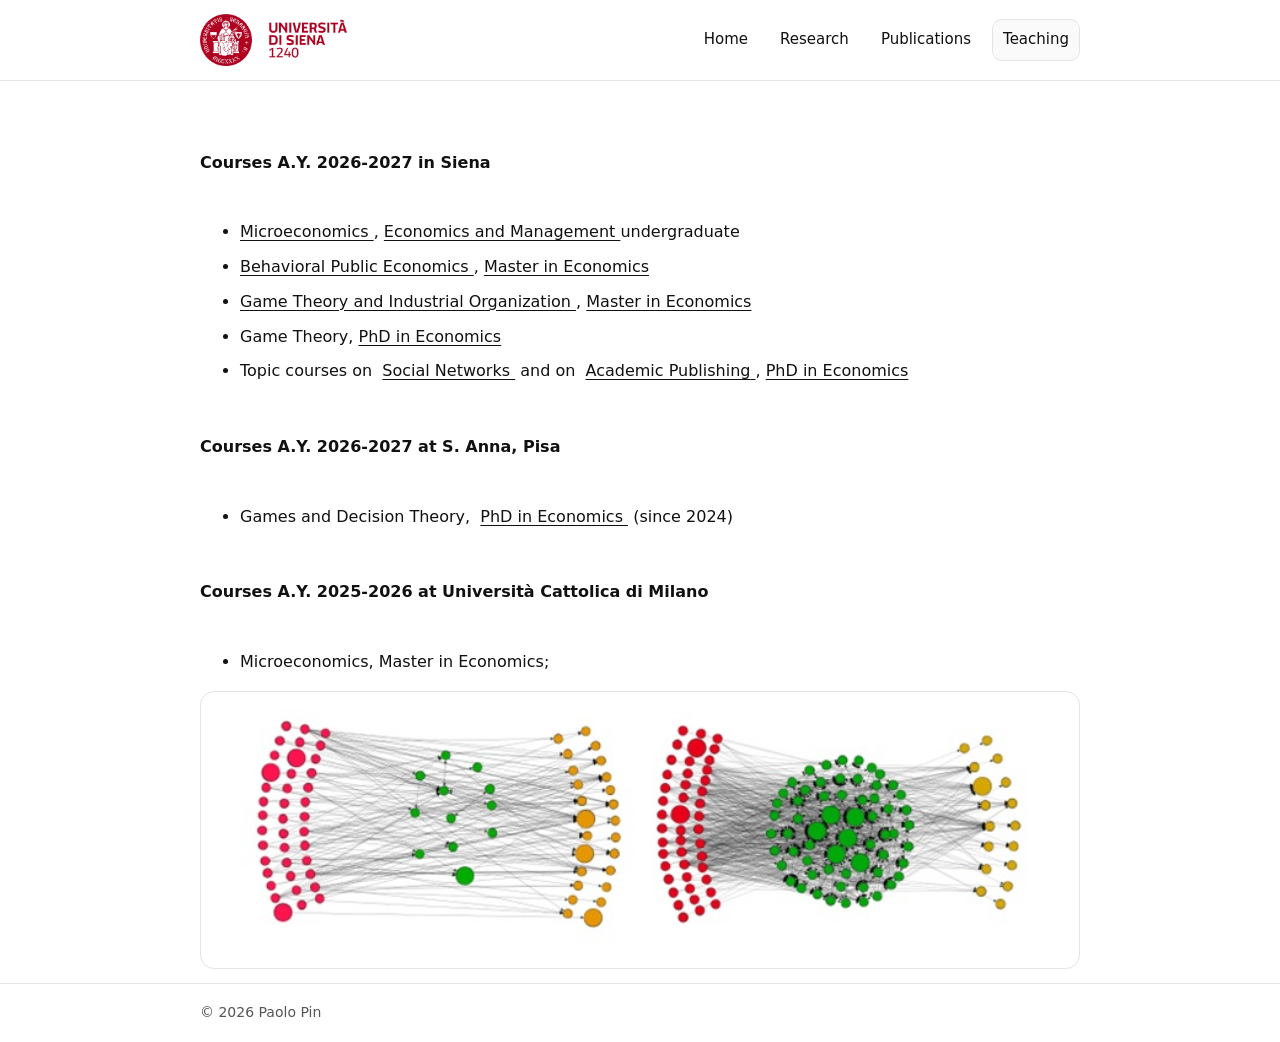
<file: teaching.html>
<!doctype html>
<html lang="en">
<head>
  <meta charset="utf-8" />
  <meta name="viewport" content="width=device-width,initial-scale=1" />
  <title>Teaching — Paolo Pin</title>

  <!-- Favicon (.ico) -->
  <link rel="icon" href="balzana.ico" type="image/x-icon">
  <link rel="shortcut icon" href="balzana.ico" type="image/x-icon">

  <link rel="stylesheet" href="style.css" />
</head>

<body>
<header>
  <div class="container header-row">
<div class="header-left">
  <a href="https://www.unisi.it/" target="_blank" rel="noopener">
    <img src="img/logo_unisi.jpg"
         alt="University of Siena"
         class="site-logo">
  </a>
</div>


    <nav class="nav" aria-label="Primary">
      <a href="index.html">Home</a>
      <a href="research.html">Research</a>
      <a href="publications.html">Publications</a>
      <a href="teaching.html" aria-current="page">Teaching</a>
    </nav>
  </div>
</header>

<main class="container">

<p class="MsoNormal"><br/>
<br/>
</p>

<p class="MsoNormal">
<b>
<a href="https://www.dropbox.com/s/7wt82zxdwm0t1vg/COVID-19__un_modello_per_analizzare_le_politiche_di_contenimento_default_593766af.mp4?dl=0"
   target="_blank">
<span lang="EN-US" style='font-family:"Arial",sans-serif'>​</span>
</a>
</b>

<b><span lang="EN-US">Courses A.Y. 2026-2027 in Siena</span></b>
</p>

<p class="MsoNormal"><span lang="EN-US">&nbsp;</span></p>

<ul style="margin-top:0cm" type="disc">

  <li class="MsoNormal">
    <a href="https://www.unisi.it/ugov/degreecourse/602739" target="_blank">
      Microeconomics
    </a>,
    <a href="https://economics-management.unisi.it/en" target="_blank">
      Economics and Management
    </a>
    undergraduate
  </li>

  <li class="MsoNormal">
    <a href="https://en.unisi.it/ugov/degreecourse/715146" target="_blank">
      Behavioral Public Economics
    </a>,
    <a href="https://economics.unisi.it/en" target="_blank">
      Master in Economics
    </a>
  </li>

  <li class="MsoNormal">
    <a href="https://en.unisi.it/ugov/degreecourse/715145" target="_blank">
      Game Theory and Industrial Organization
    </a>,
    <a href="https://economics.unisi.it/en" target="_blank">
      Master in Economics
    </a>
  </li>

  <li class="MsoNormal">
    Game Theory,
    <a href="https://phdeconomics.unisi.it/" target="_blank">
      PhD in Economics
    </a>
  </li>

  <li class="MsoNormal">
    <span lang="EN-US">Topic courses on&nbsp;</span>
    <a href="https://www.dropbox.com/scl/fi/8tf66sc5g6s87em0ye2pw/PaoloPin_SocialNetworks.pdf?rlkey=vzahpgksuegg5vr58x4hfz9vu&dl=0"
       target="_blank">
      <span lang="EN-US">Social Networks</span>
    </a>
    <span lang="EN-US">&nbsp;and on&nbsp;</span>
    <a href="https://www.dropbox.com/scl/fi/5q5mk3bm6erof2t1fotze/PaoloPin_Publishing.pdf?rlkey=lbhti09ubek4x35azz946baps&dl=0"
       target="_blank">
      <span lang="EN-US">Academic Publishing</span>
    </a>,
    <a href="https://phdeconomics.unisi.it/" target="_blank">
      <span lang="EN-US">PhD in Economics</span>
    </a>
  </li>

</ul>

<p class="MsoNormal"><span lang="EN-US">&nbsp;</span></p>

<p class="MsoNormal">
<b><span lang="EN-US">Courses A.Y. 2026-2027&nbsp;at S. Anna, Pisa</span></b>
</p>

<p class="MsoNormal"><span lang="EN-US">&nbsp;</span></p>

<ul style="margin-top:0cm" type="disc">
  <li class="MsoNormal">
    <span lang="EN-US">Games and Decision Theory,&nbsp;</span>
    <a href="https://www.santannapisa.it/en/node/5986" target="_blank">
      <span lang="EN-US">PhD in Economics</span>
    </a>
    <span lang="EN-US">&nbsp;(since 2024)</span>
  </li>
</ul>

<p class="MsoNormal"><span lang="EN-US">&nbsp;</span></p>

<p class="MsoNormal">
<b>Courses A.Y. 2025-2026&nbsp;at Università Cattolica di Milano</b>
</p>

<p class="MsoNormal">&nbsp;</p>

<ul style="margin-top:0cm" type="disc">
  <li class="MsoNormal">
    Microeconomics, Master in Economics;
  </li>
</ul>

<div class="card">
  <img id="randomImage"
       class="page-image"
       alt="">
</div>


</main>

<footer>
  <div class="container">© <span id="y"></span> Paolo Pin</div>
</footer>

<script>
  const now = new Date();

  const y = document.getElementById('y');
  if (y) y.textContent = now.getFullYear();

  const d = document.getElementById('d');
  if (d) d.textContent = now.toISOString().slice(0,10);

  const nImage = 10;
  const i = Math.floor(Math.random() * nImage);

  const img = document.getElementById("randomImage");
  if (img) img.src = `img/image${i}.jpg`;
</script>


</body>
</html>
</file>
<file: style.css>
:root{
  --maxw: 920px;
  --pad: 20px;
  --fg: #111;
  --muted: #555;
  --bg: #fff;
  --line: #e5e5e5;
  --card: #fff;
  --radius: 14px;

  /* image sizing */
  --hero-h: 260px;
  --row-h: 220px;
}

*{ box-sizing: border-box; }
html, body{ margin:0; padding:0; }
body{
  font-family: system-ui, -apple-system, Segoe UI, Roboto, Arial, sans-serif;
  color: var(--fg);
  background: var(--bg);
  line-height: 1.55;
  -webkit-text-size-adjust: 100%;
}

a{ color: inherit; text-decoration: underline; text-underline-offset: 3px; }
a:hover{ opacity: .85; }

.container{
  max-width: var(--maxw);
  margin: 0 auto;
  padding: 0 var(--pad);
}

header{
  border-bottom: 1px solid var(--line);
  padding: 14px 0;
}

.header-row{
  display: flex;
  align-items: center;
  justify-content: space-between;
  gap: 16px;
  flex-wrap: wrap; /* fondamentale su mobile */
}

.site-logo{
  height: 52px;
  width: auto;
  display: block;
}

.nav{
  display:flex;
  gap: 10px;
  flex-wrap: wrap;
  font-size: 15px;
}

.nav a{
  text-decoration: none;
  padding: 8px 10px;
  border-radius: 10px;
  border: 1px solid transparent;
}

.nav a[aria-current="page"]{
  border-color: var(--line);
  background: #fafafa;
}

main{ padding: 22px 0 46px; }

h1{ font-size: 30px; margin: 0 0 10px; line-height: 1.15; }
h2{ font-size: 20px; margin: 26px 0 10px; line-height: 1.2; }
p{ margin: 10px 0; color: var(--fg); }
.muted{ color: var(--muted); }

.card{
  border: 1px solid var(--line);
  border-radius: var(--radius);
  padding: 16px;
  margin: 14px 0;
  background: var(--card);
}

.list-tight{ margin: 8px 0; padding-left: 18px; }
.list-tight li{ margin: 6px 0; }

footer{
  border-top: 1px solid var(--line);
  padding: 18px 0;
  font-size: 14px;
  color: var(--muted);
}

.journal { font-weight: 700; }

/* --- Images --- */
img{ max-width: 100%; height: auto; display: block; }

.page-image{
  width: 100%;
  max-width: 800px;
  margin: 0 auto;
  border-radius: 12px;
}

/* "hero" / random image: same height, crop nicely */
.hero-image{
  width: 100%;
  max-width: 560px;
  height: var(--hero-h);
  margin: 0 auto;
  border-radius: 12px;
  object-fit: cover;
}

/* image rows: wrap on small screens */
.image-row,
.image-row-sides{
  display: flex;
  gap: 14px;
  flex-wrap: wrap;
  justify-content: center;
  align-items: center;
  padding: 0;
}

.image-row img,
.image-row-sides img{
  height: var(--row-h);
  width: auto;
  border-radius: 20px;
  object-fit: cover;
}

/* Make long lists readable on mobile */
ul{ word-break: break-word; }

/* Optional: nicer spacing for Word-pasted content */
.MsoNormal{ margin: 10px 0; }

/* --- Mobile breakpoint --- */
@media (max-width: 600px){
  :root{
    --pad: 14px;
    --hero-h: 190px;
    --row-h: 150px;
  }

  header{ padding: 12px 0; }

  .header-row{
    flex-direction: column;
    align-items: center;
  }

  .nav{
    width: 100%;
    justify-content: center;
  }

  h1{ font-size: 26px; }
  h2{ font-size: 18px; }

  /* images in rows become full-width cards */
  .image-row img,
  .image-row-sides img{
    width: 100%;
    height: auto;
    max-width: 520px;
  }
}
</file>
